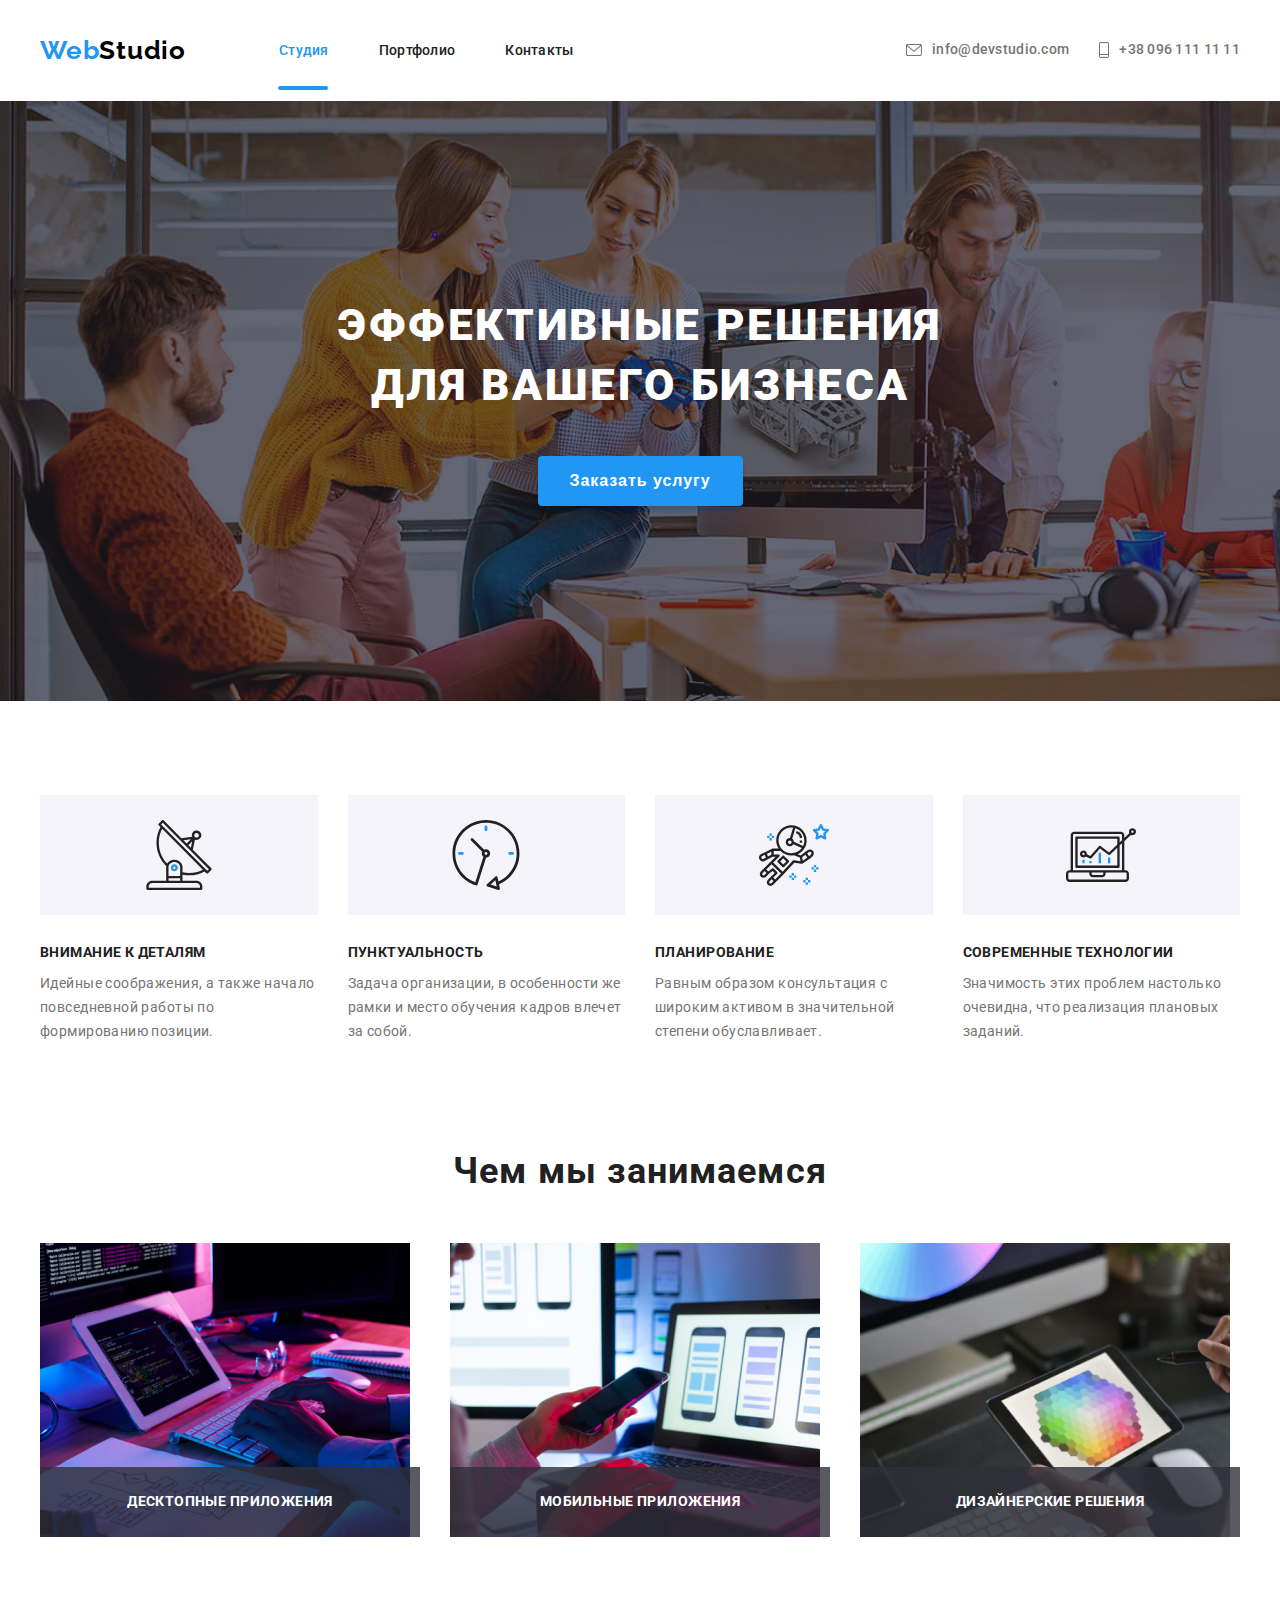
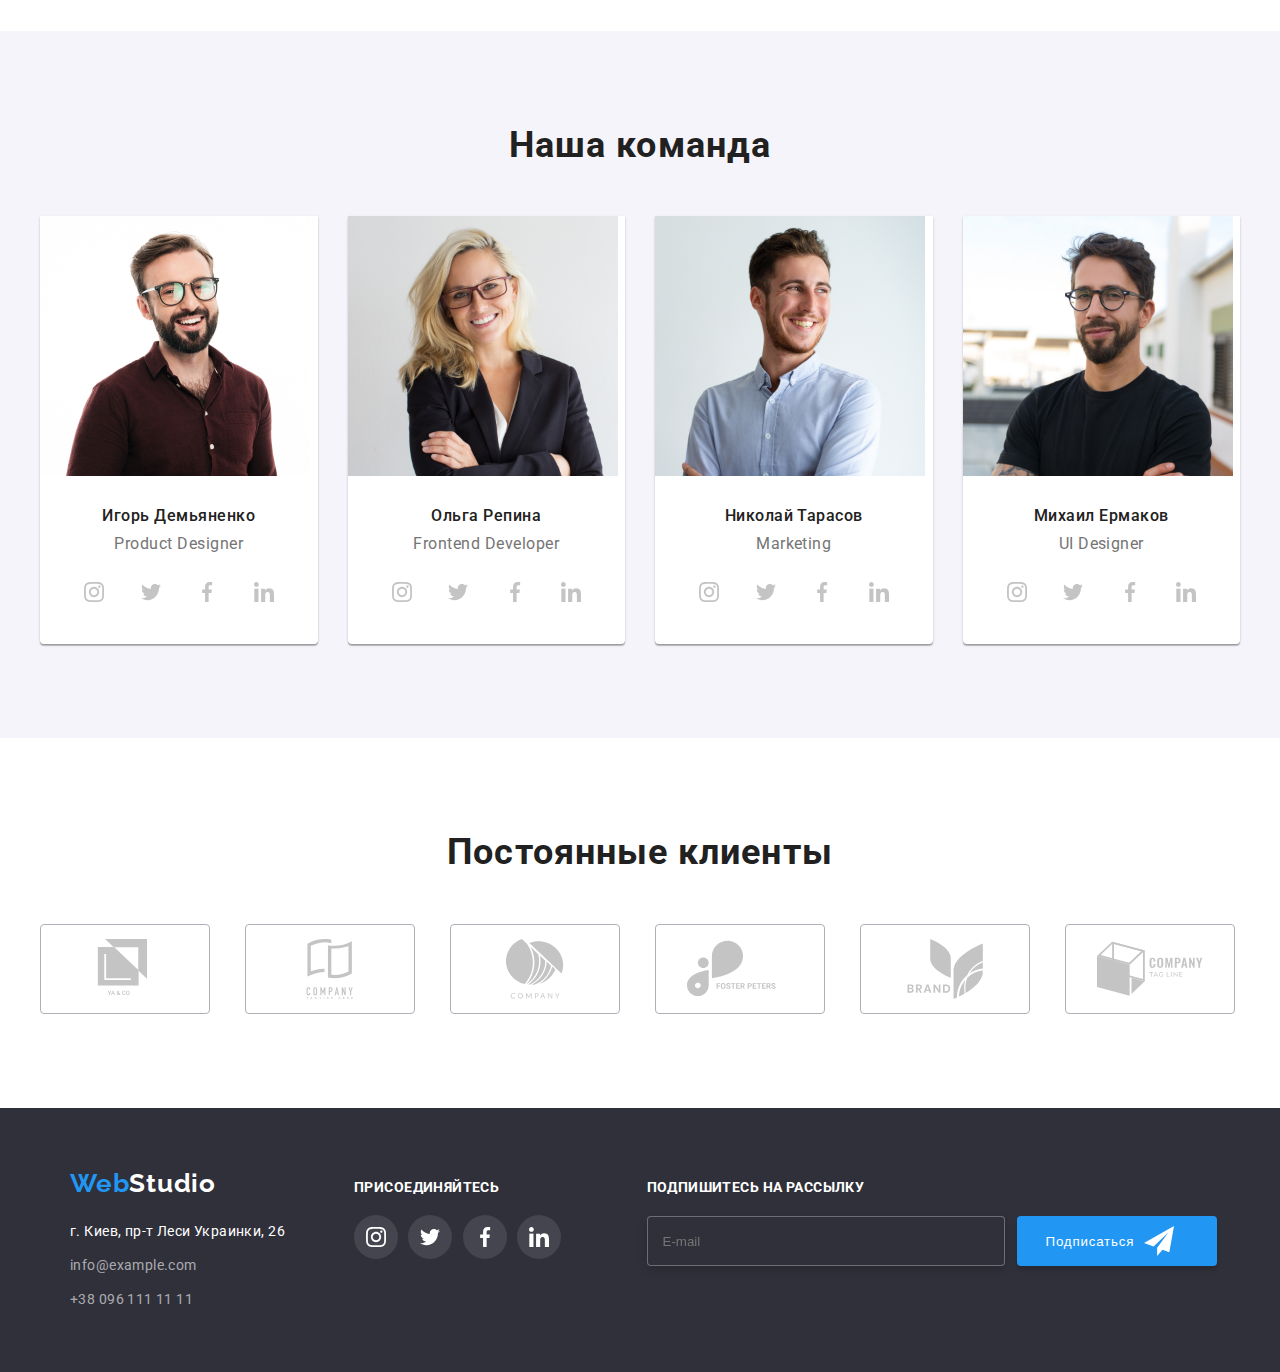
<file: index.html>
<!DOCTYPE html>
<html lang="ru">
<head>
    <meta charset="UTF-8">
    <meta http-equiv="X-UA-Compatible" content="IE=edge">
    <meta name="viewport" content="width=device-width, initial-scale=1.0">
    <title>WebStudio</title>
    <link rel="preconnect" href="https://fonts.gstatic.com">
    <link href="https://fonts.googleapis.com/css2?family=Raleway:wght@700&family=Roboto:wght@400;500;700;900&display=swap" rel="stylesheet">
    <link rel="stylesheet" href="https://cdnjs.cloudflare.com/ajax/libs/modern-normalize/1.0.0/modern-normalize.min.css" integrity="sha512-ISS7cAi1PEhQ8jnbJpJZMd29NlhNj4AWYyLOSp2CE/CsHxTCu+r+t0D2yoJudVrd0/8fTVPUVDzY5Tvli75u/g==" crossorigin="anonymous" />
    <link rel="stylesheet" href="./css/main.min.css">
</head>
<body>
    <!--HEADER-->
<header class="header">
    <div class="container"> 
        
    <nav class="navigation">        
        <a class="navigation__logo" href="#"><span class="navigation__logo-color">Web</span>Studio</a>
        <ul class="navigation__list">
            <li class="navigation__item">
                <a class="navigation__link3" href="#">Студия</a></li>
            <li class="navigation__item">
                <a class="navigation__link" href="./portfolio.html">Портфолио</a></li>
            <li class="navigation__item">
                <a class="navigation__link" href="#">Контакты</a></li>
        </ul>
    </nav>
    <address class="contacts">
        <a class="contacts__mail" href="mailto:info@devstudio.com">
            <svg class="contacts__icon" Width="16" height="12">
                <use href="./image/icon-contacts/sprite.svg#icon-envelope"></use>
            </svg>
        info@devstudio.com</a>
        <a class="contacts__tel" href="tel:+380961111111">
            <svg class="contacts__icon" Width="10" height="16">
                <use href="./image/icon-contacts/sprite.svg#icon-Vector"></use>
            </svg>
            +38 096 111 11 11</a>
    </address>

    </div>
    </header>
<main>
    <!--SECTION 1-->
<section class="hero">
    <div class="hero__cover container">
    <h1 class="hero__text">Эффективные решения для вашего бизнеса</h1>

    <button class="hero__btn" type="button" data-modal-open>Заказать услугу</button>
    </div>
</section>
    <!--SECTION 2-->
<section class="about">
    <div class="container">
    <ul class="about-us">

        
        <li class=" about-us__section">
            <div class="about-us__svg">
                <svg class="about-us__icon" Width="70" height="70">
                    <use href="./image/icon-section-two/sprite.svg#icon-antenna"></use>
                </svg>
            </div>
            <h3 class="about-us__title">Внимание к деталям</h3>
            <p class="about-us__text">Идейные соображения, а также начало повседневной работы по формированию позиции.</p>
        </li>


        <li class=" about-us__section">
            <div class="about-us__svg">
                <svg class="about-us__icon" Width="70" height="70">
                    <use href="./image/icon-section-two/sprite.svg#icon-clock"></use>
                </svg>
            </div>
            <h3 class="about-us__title">Пунктуальность</h3>
            <p class="about-us__text">Задача организации, в особенности же рамки и место обучения кадров влечет за собой.</p>
        </li>


        <li class=" about-us__section">
            <div class="about-us__svg">
                <svg class="about-us__icon" Width="70" height="70">
                    <use href="./image/icon-section-two/sprite.svg#icon-astronaut"></use>
                </svg>
            </div>
            <h3 class="about-us__title">Планирование</h3>
            <p class="about-us__text">Равным образом консультация с широким активом в значительной степени обуславливает.</p>
        </li>


        <li class=" about-us__section">
            <div class="about-us__svg">
                <svg class="about-us__icon" Width="70" height="70">
                    <use href="./image/icon-section-two/sprite.svg#icon-diagram"></use>
                </svg>
            </div>
            <h3 class="about-us__title">Современные технологии</h3>
            <p class="about-us__text">Значимость этих проблем настолько очевидна, что реализация плановых заданий.</p>
        </li>


    </ul>
</div>
</section>
    <!--SECTION 3-->
<section class="padding-section">
    <div class="container">
    <h2 class="section-title">Чем мы занимаемся</h2>
    <ul class="our-work-img">
        <li class="our-work-img__item"><img src="./image/box-1.jpg" alt="Na Computere" width="370" height="294">
            <p class="our-work-img__overlay">Десктопные приложения</p> </li>
        <li class="our-work-img__item"><img src="./image/box-2.jpg" alt="V telephone" width="370" height="294">
            <p class="our-work-img__overlay">Мобильные приложения</p>
        </li>
        <li class="our-work-img__item"><img src="./image/box-3.jpg" alt="V Planshete" width="370" height="294">
            <p class="our-work-img__overlay">Дизайнерские решения</p>
        </li>
    </ul>
</div>
</section>
        <!--SECTION 4-->
<section class=" our-comand our-comand-container our-comand-section">
    <div class="container" >
    <h2 class="section-title">Наша команда</h2>
    <ul class="our-comand__list">
        <li class="our-comand__item"> 
            <img src="./image/img.jpg" alt="Игорь Демьяненко" width="270" height="260">
            <div class="our-comand__img">
                <h3 class="our-comand__name">Игорь Демьяненко</h3>
                <p class="our-comand__profession" lang="en">Product Designer</p>

                <ul class="social">
                    <li class="social__list link-radius">
                        <a class="social__link" href="#">
                <svg class="instagram" Width="20" height="20">
                    <use href="./image/icon-sosial-cards/sprite.svg#icon-instagram"></use>
                </svg>   
                        </a>   
                    </li>

                        <li>
                            <a class="social__link" href="#">
                    <svg class="twitter" Width="20" height="20">
                        <use href="./image/icon-sosial-cards/sprite.svg#icon-twitter"></use>
                    </svg>   
                            </a>   
                        </li>

                    <li>
                        <a class="social__link" href="#">
                <svg class="facebook" Width="20" height="20">
                    <use href="./image/icon-sosial-cards/sprite.svg#icon-facebook"></use>
                </svg>   
                        </a>   
                    </li>

                        <li>
                            <a class="social__link" href="#">
                    <svg class="linkedin" Width="20" height="20">
                        <use href="./image/icon-sosial-cards/sprite.svg#icon-linkedin"></use>
                    </svg>   
                            </a>   
                        </li>
                </ul>
            </div>

        </li>
        <li class="our-comand__item">
            <img src="./image/img1.jpg" alt="Ольга Репина" width="270" height="260">
            <div class="our-comand__img">
            <h3 class="our-comand__name">Ольга Репина</h3>
            <p class="our-comand__profession" lang="en">Frontend Developer</p>
            
            <ul class="social">
                <li class="link-radius">
                    <a class="social__link" href="#">
            <svg class="instagram" Width="20" height="20">
                <use href="./image/icon-sosial-cards/sprite.svg#icon-instagram"></use>
            </svg>   
                    </a>   
                </li>

                    <li>
                        <a class="social__link" href="#">
                <svg class="twitter" Width="20" height="20">
                    <use href="./image/icon-sosial-cards/sprite.svg#icon-twitter"></use>
                </svg>   
                        </a>   
                    </li>

                <li>
                    <a class="social__link" href="#">
            <svg class="facebook" Width="20" height="20">
                <use href="./image/icon-sosial-cards/sprite.svg#icon-facebook"></use>
            </svg>   
                    </a>   
                </li>

                    <li>
                        <a class="social__link" href="#">
                <svg class="linkedin" Width="20" height="20">
                    <use href="./image/icon-sosial-cards/sprite.svg#icon-linkedin"></use>
                </svg>   
                        </a>   
                    </li>
            </ul>

            </div>
        </li>
        <li class="our-comand__item">
            <img src="./image/img2.jpg" alt="Николай Тарасов" width="270" height="260">
            <div class="our-comand__img">
            <h3 class="our-comand__name">Николай Тарасов</h3>
            <p class="our-comand__profession" lang="en">Marketing</p> 
            <ul class="social">
                <li class="link-radius">
                    <a class="social__link" href="#">
            <svg class="instagram" Width="20" height="20">
                <use href="./image/icon-sosial-cards/sprite.svg#icon-instagram"></use>
            </svg>   
                    </a>   
                </li>

                    <li>
                        <a class="social__link" href="#">
                <svg class="twitter" Width="20" height="20">
                    <use href="./image/icon-sosial-cards/sprite.svg#icon-twitter"></use>
                </svg>   
                        </a>   
                    </li>

                <li>
                    <a class="social__link" href="#">
            <svg class="facebook" Width="20" height="20">
                <use href="./image/icon-sosial-cards/sprite.svg#icon-facebook"></use>
            </svg>   
                    </a>   
                </li>

                    <li>
                        <a class="social__link" href="#">
                <svg class="linkedin" Width="20" height="20">
                    <use href="./image/icon-sosial-cards/sprite.svg#icon-linkedin"></use>
                </svg>   
                        </a>   
                    </li>
            </ul>           
            </div>

        </li>
        <li class="our-comand__item">
            <img src="./image/img3.jpg" alt="Михаил Ермаков" width="270" height="260">
            <div class="our-comand__img">
            <h3 class="our-comand__name">Михаил Ермаков</h3>
            <p class="our-comand__profession" lang="en">UI Designer</p>     
            
            <ul class="social">
                <li class="link-radius">
                    <a class="social__link" href="#">
            <svg class="instagram" Width="20" height="20">
                <use href="./image/icon-sosial-cards/sprite.svg#icon-instagram"></use>
            </svg>   
                    </a>   
                </li>

                    <li>
                        <a class="social__link" href="#">
                <svg class="twitter" Width="20" height="20">
                    <use href="./image/icon-sosial-cards/sprite.svg#icon-twitter"></use>
                </svg>   
                        </a>   
                    </li>

                <li>
                    <a class="social__link" href="#">
            <svg class="facebook" Width="20" height="20">
                <use href="./image/icon-sosial-cards/sprite.svg#icon-facebook"></use>
            </svg>   
                    </a>   
                </li>

                    <li>
                        <a class="social__link" href="#">
                <svg class="linkedin" Width="20" height="20">
                    <use href="./image/icon-sosial-cards/sprite.svg#icon-linkedin"></use>
                </svg>   
                        </a>   
                    </li>
            </ul>       
            </div>

        </li>    
    </ul>
    </div>
</section>

<section class="padding-section">
    <div class="container">
        <h2 class="section-title">Постоянные клиенты</h2>
        <ul class="our-clients__item">
            <li>
                <a class="our-clients__link our-clients__list-link" href="#">
                <svg class="our-clients__logo" Width="106" height="60">
                        <use href="./image/clients/sprite.svg#icon-logo-1-1"></use>
                    </svg>                     
         </a>
            </li>

            <li>
                <a class="our-clients__list-link" href="#">
                <svg  class=" our-clients__logo" Width="106" height="60">
                        <use href="./image/clients/sprite.svg#icon-logo-2-2"></use>
                    </svg>                     
                </a>
            </li>

            <li>
                <a class="our-clients__list-link" href="#">
                <svg class=" our-clients__logo" Width="106" height="60">
                        <use href="./image/clients/sprite.svg#icon-logo-3-3"></use>
                    </svg>                     
                </a>
            </li>

            <li>
                <a class="our-clients__list-link" href="#">
                <svg class=" our-clients__logo" Width="106" height="60">
                        <use href="./image/clients/sprite.svg#icon-logo-4-4"></use>
                    </svg>                     
                </a>
            </li>

            <li>
                <a class="our-clients__list-link" href="#">
                <svg class="our-clients__logo" Width="106" height="60">
                        <use href="./image/clients/sprite.svg#icon-logo-5-5"></use>
                    </svg>                     
                </a>
            </li>

            <li>
                <a class="our-clients__list-link" href="#">
                <svg class="our-clients__logo" Width="106" height="60">
                        <use href="./image/clients/sprite.svg#icon-logo-6-6"></use>
                    </svg>                     
                </a>
            </li>
        </ul>
    </div>
</section>

</main>
<!--FOOTER-->
<footer class="footer">
    <div class="foter__section container">
    <div class="logo-section">
    <a class="logo-footer" href="#"><span class="web-logo">Web</span>Studio</a>
    

    <address class="address"><a class="adress-footer" href="#">г. Киев, пр-т Леси Украинки, 26</a>
    <ul class="address__item">
    <li class="address__list">
        <a class="address__link-amail" href="mailto:info@example.com">info@example.com</a>
    </li>    
    <li>
        <a class="address__link-tel" href="tel:+380961111111">+38 096 111 11 11</a>
    </li>
</ul> 
    </address> 

</div>
<div class="footer-welcom">
    
    <p class="welcom">присоединяйтесь</p>
        <ul class="welcom__item">
            <li class="welcom__list">
                <a class="welcom__link" href="#">
        <svg class="instagram" Width="20" height="20">
            <use href="./image/icon-sosial-cards/sprite.svg#icon-instagram"></use>
        </svg>   
                </a>   
            </li>

                <li>
                    <a class="welcom__link" href="#">
            <svg class="twitter" Width="20" height="20">
                <use href="./image/icon-sosial-cards/sprite.svg#icon-twitter"></use>
            </svg>   
                    </a>   
                </li>

            <li>
                <a class="welcom__link" href="#">
        <svg class="facebook" Width="20" height="20">
            <use href="./image/icon-sosial-cards/sprite.svg#icon-facebook"></use>
        </svg>   
                </a>   
            </li>

                <li>
                    <a class="welcom__link" href="#">
            <svg class="linkedin" Width="20" height="20">
                <use href="./image/icon-sosial-cards/sprite.svg#icon-linkedin"></use>
            </svg>   
                    </a>   
                </li>
        </ul>
    </div>

    <div class="footer-form">
        <p class="footer-form__name">Подпишитесь на рассылку</p>
        <form class="form-input-footer">                
            <input name="comment" class="footer-form-email" type="text" placeholder="E-mail">
            <button class="footer-form-button" type="submit">Подписаться
                <svg class="airplane" Width="20" height="20">
                    <use href="./image/icon-footer-email/sprite.svg#icon-icon-send-2"></use>
                </svg> 
            </button>
        </form>
    </div>
    </div>
</footer>

<div class="backdrop is-hidden" data-modal>
    <div class="modal">
        <button type="button" class="btn-close" data-modal-close>
            <svg class="button-button" Width="11" height="11">
                <use href="./image/clients/sprite.svg#icon-Vector-3"></use>
            </svg>  
        </button>

        <form action="#" class="modal-form">
            <p class="class-field">Оставьте свои данные, мы вам перезвоним</p>
        <label class="form-field">
            Имя
            <span class="wrapper-icon2">
            <input type="text" name="user-name" class="modal-form-input">
            <svg class="icon-form" Width="12" height="12">
                <use href="./image/icon-form/sprite.svg#icon-Vector-1"></use>
            </svg>
            </span>
        </label>

        <label class="form-field">
            Телефон
            <span class="wrapper-icon2">        
                <input type="text" name="user-name" class="modal-form-input" required>
        <svg class="icon-form" Width="13" height="13">
            <use href="./image/icon-form/sprite.svg#icon-Vector-2"></use>
        </svg>
    </span>
        </label>

        <label class="form-field">
            Почта
            <span class="wrapper-icon2">
        <input type="text" name="user-name" class="modal-form-input" required>
        <svg class="icon-form" Width="15" height="12">
            <use href="./image/icon-form/sprite.svg#icon-Vector-3"></use>
        </svg>
        </span>
        </label>

        <label class="form-field">
            Комментарий
        <textarea name="user-message" class="form-message" placeholder="Введите текст"></textarea>
        </label>
        
        <span class="check-check">
            <input type="checkbox" id="user-term" class="form-checkbox visuali" name="user-term">
            <label for="user-term" class="form-check-desk">Соглашаюсь с рассылкой и принимаю<a href="#" class="link-form-under">Условия договора</a>
            </label>
            </span>
        <button type="submit" class="madal-form-batn">Отправить</button>
        </form>


    </div>
</div>

<script src="./js/modal.js"></script>
</body>
</html>
</file>
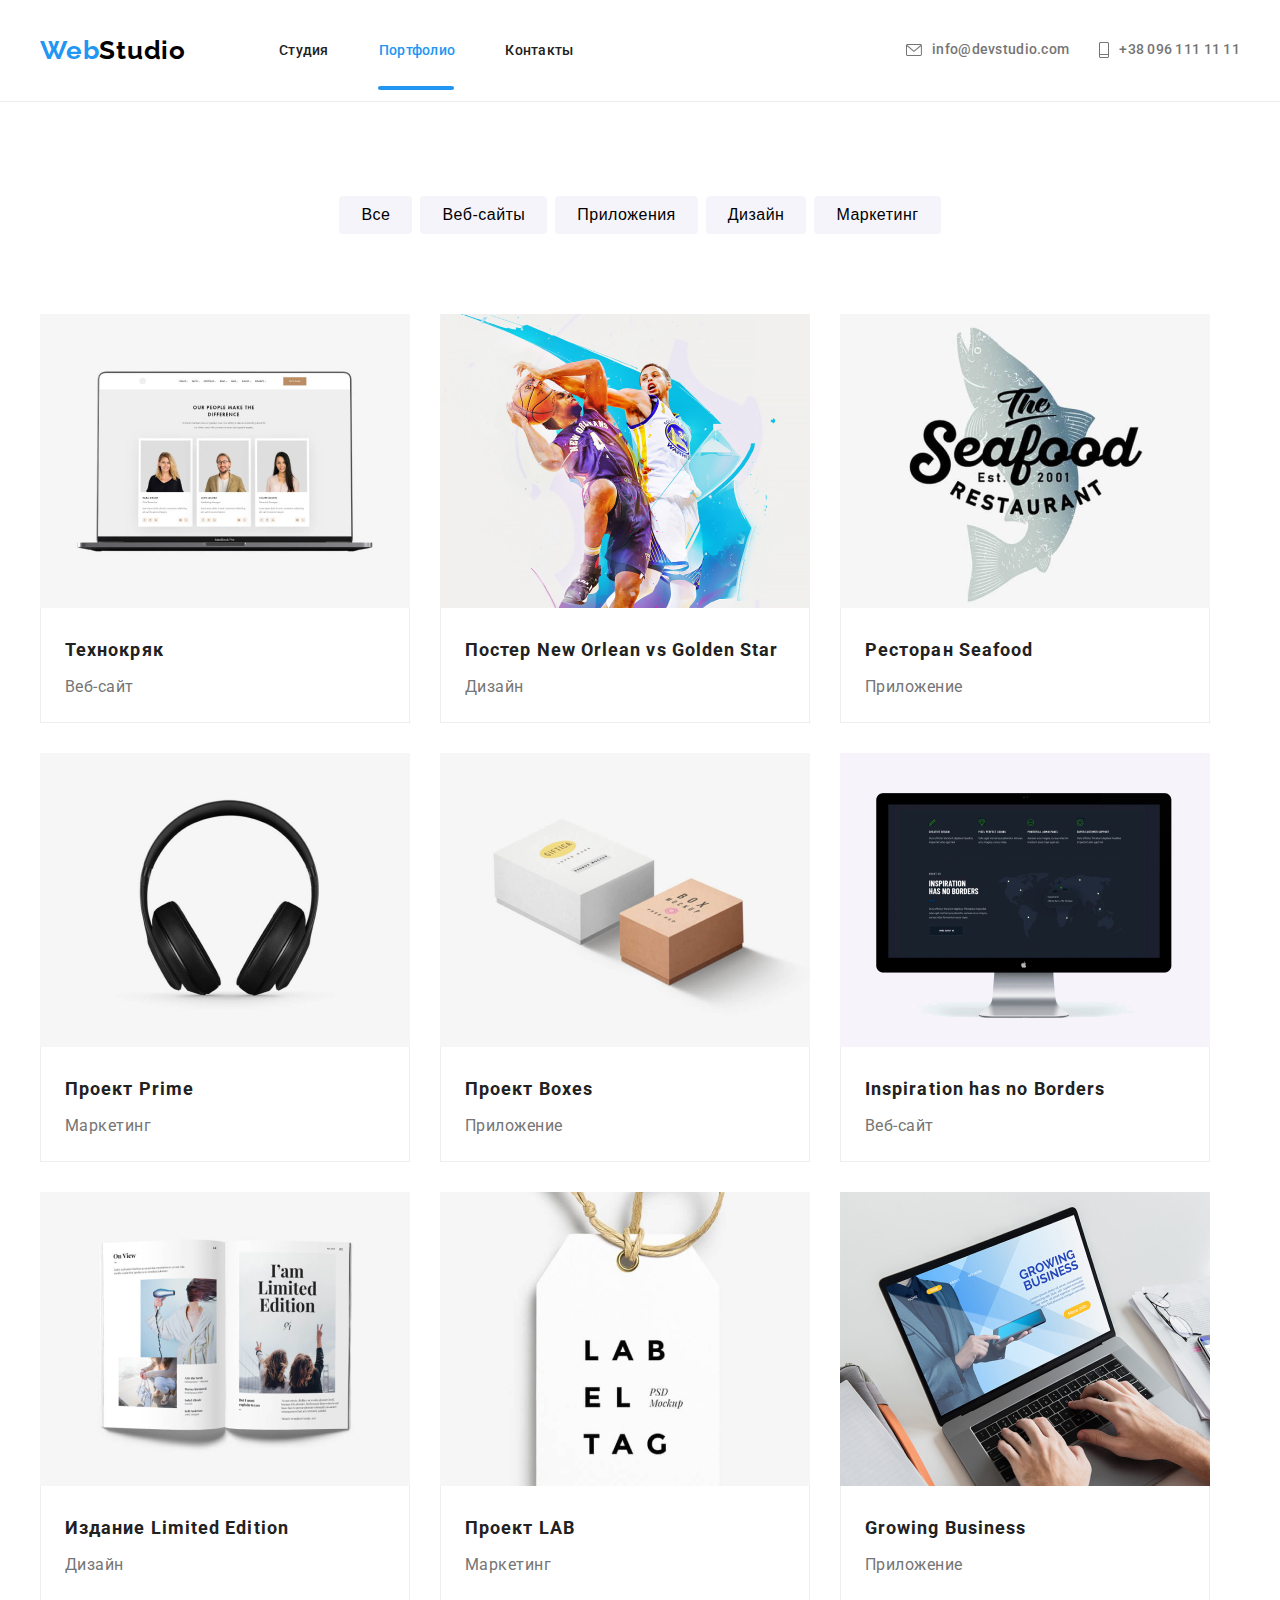
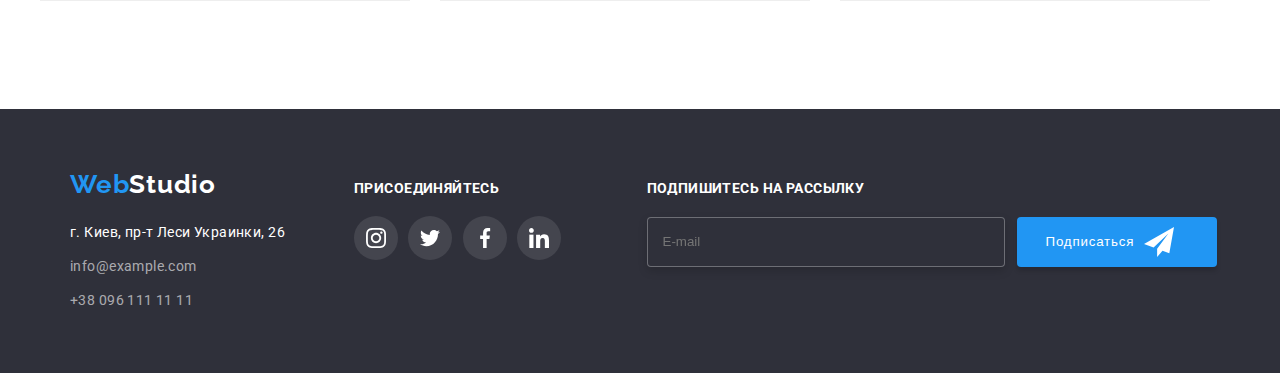
<file: portfolio.html>
<!DOCTYPE html>
<html lang="ru">
<head>
    <meta charset="UTF-8">
    <meta http-equiv="X-UA-Compatible" content="IE=edge">
    <meta name="viewport" content="width=device-width, initial-scale=1.0">
    <title>WebStudio</title>
    <link rel="preconnect" href="https://fonts.gstatic.com">
    <link href="https://fonts.googleapis.com/css2?family=Raleway:wght@700&family=Roboto:wght@400;500;700;900&display=swap" rel="stylesheet">
    <link rel="stylesheet" href="https://cdnjs.cloudflare.com/ajax/libs/modern-normalize/1.0.0/modern-normalize.min.css" integrity="sha512-ISS7cAi1PEhQ8jnbJpJZMd29NlhNj4AWYyLOSp2CE/CsHxTCu+r+t0D2yoJudVrd0/8fTVPUVDzY5Tvli75u/g==" crossorigin="anonymous" />
    <link rel="stylesheet" href="./css/main.min.css">
</head>
<body>
    <header class="header">
        <div class="container"> 
            
        <nav class="navigation">        
            <a class="navigation__logo" href="#"><span class="navigation__logo-color">Web</span>Studio</a>
            <ul class="navigation__list">
                <li class="navigation__item">
                    <a class="navigation__link" href="./index.html">Студия</a></li>
                <li class="navigation__item">
                    <a class="navigation__link3" href="#">Портфолио</a></li>
                <li class="navigation__item">
                    <a class="navigation__link" href="#">Контакты</a></li>
            </ul>
        </nav>
        <address class="contacts">
            <a class="contacts__mail" href="mailto:info@devstudio.com">
                <svg class="contacts__icon" Width="16" height="12">
                    <use href="./image/icon-contacts/sprite.svg#icon-envelope"></use>
                </svg>
            info@devstudio.com</a>
            <a class="contacts__tel" href="tel:+380961111111">
                <svg class="contacts__icon" Width="10" height="16">
                    <use href="./image/icon-contacts/sprite.svg#icon-Vector"></use>
                </svg>
                +38 096 111 11 11</a>
        </address>
    
        </div>
        </header>
<main>
    <section class="bm porfolio-padding"> 
        <div class=" top-menu container">
            <ul class="top-menu2">
<li><button class="menu" type="button">Все</button></li>
<li><button class="menu" type="button">Веб-сайты</button></li>
<li><button class="menu" type="button">Приложения</button></li>
<li><button class="menu" type="button">Дизайн</button></li>
<li><button class="menu2" type="button">Маркетинг</button></li>
</ul>
            <ul class="products" >
                <li class="box-shadow overflov-a">
                    <a href="#" class="products-list__link">
                    <div class="over-blue">
                <img src="./image/img00.jpg" alt="Computer" width="370px" height="294px">
                <p class="overflov-2">Технокряк это современная площадка распространения коронавируса. Компании используют эту платформу для цифрового шпионажа и атак на защищённые сервера конкурентов.</p>
                    </div>
                <div class="producta-padding">
                <h3 class="padding-left-rigt">Технокряк</h3>
                <p class="padding-left-rigt">Веб-сайт</p>
            </div></a> 
                </li>

                <li class="box-shadow overflov-a">
                    <a href="#" class="products-list__link">
                    <div class="over-blue">
                <img src="./image/img01.jpg" alt="Bascetball" width="370px" height="294px">
                <p class="overflov-2">Технокряк это современная площадка распространения коронавируса. Компании используют эту платформу для цифрового шпионажа и атак на защищённые сервера конкурентов.</p>
                    </div>
                <div class="producta-padding">
                <h3 class="padding-left-rigt">Постер New Orlean vs Golden Star</h3>
                <p class="padding-left-rigt">Дизайн</p></div></a>
                </li>

                <li class="box-shadow overflov-a">
                    <a href="#" class="products-list__link">
                    <div class="over-blue">
                <img src="./image/img02.jpg" alt="Seafood" width="370px" height="294px">
                <p class="overflov-2">Технокряк это современная площадка распространения коронавируса. Компании используют эту платформу для цифрового шпионажа и атак на защищённые сервера конкурентов.</p>
                    </div>
                    
                <div class="producta-padding">
                <h3 class="padding-left-rigt">Ресторан Seafood</h3>
                <p class="padding-left-rigt">Приложение</p></div></a>
                </li>

                <li class="box-shadow box-shadow3 overflov-a">
                    <a href="#" class="products-list__link">
                    <div class="over-blue">
                <img src="./image/img03.jpg" alt="Earphone" width="370px" height="294px">
                <p class="overflov-2">Технокряк это современная площадка распространения коронавируса. Компании используют эту платформу для цифрового шпионажа и атак на защищённые сервера конкурентов.</p>
                    </div>
                <div class="producta-padding">
                <h3 class="padding-left-rigt">Проект Prime</h3>
                <p class="padding-left-rigt">Маркетинг</p></div></a>
                </li>

                <li class="box-shadow box-shadow3 overflov-a">
                    <a href="#" class="products-list__link">
                    <div class="over-blue">
                <img src="./image/img04.jpg" alt="Boxes" width="370px" height="294px">
                <p class="overflov-2">Технокряк это современная площадка распространения коронавируса. Компании используют эту платформу для цифрового шпионажа и атак на защищённые сервера конкурентов.</p>
                    </div>
                <div class="producta-padding">
                <h3 class="padding-left-rigt">Проект Boxes</h3>
                <p class="padding-left-rigt">Приложение</p></div></a>
                </li>

                <li class="box-shadow box-shadow3 overflov-a">
                    <a href="#" class="products-list__link">
                    <div class="over-blue">
                <img src="./image/img05.jpg" alt="Borders" width="370px" height="294px">
                <p class="overflov-2">Технокряк это современная площадка распространения коронавируса. Компании используют эту платформу для цифрового шпионажа и атак на защищённые сервера конкурентов.</p>
                    </div>
                <div class="producta-padding">
                <h3 lang="en" class="padding-left-rigt">Inspiration has no Borders</h3>
                <p class="padding-left-rigt">Веб-сайт</p></div></a>
                </li>

                <li class="box-shadow box-shadow3 overflov-a">
                    <a href="#" class="products-list__link">
                    <div class="over-blue">
                <img src="./image/img06.jpg" alt="Edition" width="370px" height="294px">
                <p class="overflov-2">Технокряк это современная площадка распространения коронавируса. Компании используют эту платформу для цифрового шпионажа и атак на защищённые сервера конкурентов.</p>
                    </div>
                <div class="producta-padding">
                <h3 class="padding-left-rigt">Издание Limited Edition</h3>
                <p class="padding-left-rigt">Дизайн</p></div></a>
                </li>

                <li class="box-shadow box-shadow3 overflov-a">
                    <a href="#" class="products-list__link">
                    <div class="over-blue">
                <img src="./image/img07.jpg" alt="Lab" width="370px" height="294px">
                <p class="overflov-2">Технокряк это современная площадка распространения коронавируса. Компании используют эту платформу для цифрового шпионажа и атак на защищённые сервера конкурентов.</p>
                    </div>
                <div class="producta-padding">
                <h3 class="padding-left-rigt">Проект LAB</h3>
                <p class="padding-left-rigt">Маркетинг</p></div></a>
                </li>

                <li class="box-shadow box-shadow3 overflov-a">
                    <a href="#" class="products-list__link">
                    <div class="over-blue">
                <img src="./image/img08.jpg" alt="Business" width="370px" height="294px">
                <p class="overflov-2">Технокряк это современная площадка распространения коронавируса. Компании используют эту платформу для цифрового шпионажа и атак на защищённые сервера конкурентов.</p>
                    </div>
                <div class="producta-padding">
                <h3 lang="en" class="padding-left-rigt">Growing Business</h3>
                <p class="padding-left-rigt">Приложение</p></div></a>
                </li>
            </ul>
        </div> 
        </section>
</main>
<footer class="footer">
    <div class="foter__section container">
    <div class="logo-section">
    <a class="logo-footer" href="#"><span class="web-logo">Web</span>Studio</a>
    

    <address class="address"><a class="adress-footer" href="#">г. Киев, пр-т Леси Украинки, 26</a>
    <ul class="address__item">
    <li class="address__list">
        <a class="address__link-amail" href="mailto:info@example.com">info@example.com</a>
    </li>    
    <li>
        <a class="address__link-tel" href="tel:+380961111111">+38 096 111 11 11</a>
    </li>
</ul> 
    </address> 

</div>
<div class="footer-welcom">
    
    <p class="welcom">присоединяйтесь</p>
        <ul class="welcom__item">
            <li class="welcom__list">
                <a class="welcom__link" href="#">
        <svg class="instagram" Width="20" height="20">
            <use href="./image/icon-sosial-cards/sprite.svg#icon-instagram"></use>
        </svg>   
                </a>   
            </li>

                <li>
                    <a class="welcom__link" href="#">
            <svg class="twitter" Width="20" height="20">
                <use href="./image/icon-sosial-cards/sprite.svg#icon-twitter"></use>
            </svg>   
                    </a>   
                </li>

            <li>
                <a class="welcom__link" href="#">
        <svg class="facebook" Width="20" height="20">
            <use href="./image/icon-sosial-cards/sprite.svg#icon-facebook"></use>
        </svg>   
                </a>   
            </li>

                <li>
                    <a class="welcom__link" href="#">
            <svg class="linkedin" Width="20" height="20">
                <use href="./image/icon-sosial-cards/sprite.svg#icon-linkedin"></use>
            </svg>   
                    </a>   
                </li>
        </ul>
    </div>

    <div class="footer-form">
        <p class="footer-form__name">Подпишитесь на рассылку</p>
        <form class="form-input-footer">                
            <input name="comment" class="footer-form-email" type="text" placeholder="E-mail">
            <button class="footer-form-button" type="submit">Подписаться
                <svg class="airplane" Width="20" height="20">
                    <use href="./image/icon-footer-email/sprite.svg#icon-icon-send-2"></use>
                </svg> 
            </button>
        </form>
    </div>
    </div>
</footer>
</body>
</html>
</file>
<file: css/main.min.css>
:root{--color-text: #212121;--color-second-text: #757575;--focus-color: #2196F3;--secondary-font: "Raleway", sans-serif;--colo-black: #000000;--background-color: #2F303A;--white: #FFFFFF;--background-white: #F5F4FA;--solid-color: #ECECEC;--black: #000000;--back-ground: #C4C4C4;--fill: #AFB1B8}.padding-section{padding-bottom:94px;padding-top:94px;width:100%}ul{margin-left:0;padding-left:0;text-decoration:none;color:var(--color-text)}li{list-style-type:none}body{font-family:'Roboto', sans-serif;font-weight:400;font-size:14px;line-height:24px;letter-spacing:0.03em;margin:0 auto}h1,h2,h3,h4,h5,h6,p{margin:0}img{display:block}.container{width:1200px;margin:0 auto;padding-left:15px;padding-right:15px}.section-title{font-weight:700;font-size:36px;line-height:1.16;text-align:center;letter-spacing:0.03em;color:var(--color-text);margin-bottom:50px}.header{display:flex;align-items:center;padding-top:24px;padding-bottom:25px}.navigation{display:flex;align-items:center}.contacts__icon{margin-right:10px}.contacts__mail svg:hover{fill:var(--focus-color);color:#2196F3}.contacts{display:flex;align-items:center;justify-content:flex-end}.contacts a:hover{color:#2196F3;transition:250ms}.header .container{display:flex;align-items:center;justify-content:space-between}.navigation__item:not(:last-child){margin-right:50px}.navigation__link{font-weight:500;font-size:14px;line-height:1.14;letter-spacing:0.02em;color:var(--color-text);text-decoration:none;transition:250ms}.over-blue{position:relative;overflow:hidden}.overflov-2{position:absolute;top:0;left:0;height:101%;color:var(--white);background:rgba(33,150,243,0.9);padding-bottom:63px;padding-top:63px;padding-left:24px;padding-right:24px;font-weight:400;font-size:18px;line-height:1.55;letter-spacing:0.03em;transform:translateY(100%);transition:250ms cubic-bezier(0.4, 0, 0.2, 1)}.products-list__link:hover .overflov-2,.products-list__link:focus .overflov-2{transform:translateY(0%)}.navigation__link3::after{position:absolute;background:var(--focus-color);width:100%;height:4px;bottom:-32px;left:-1px;border-radius:2px;content:"";transition:250ms}.navigation__link:hover,.navigation__link:focus{color:var(--focus-color)}.icon-sec-red{padding-top:25px}.contacts__mail{display:flex;justify-content:center;align-items:center;font-weight:500;font-size:14px;line-height:1.14px;letter-spacing:0.02em;color:var(--color-second-text);font-style:normal;fill:var(--color-second-text)}.contacts__mail:hover,.contacts__mail:focus{color:var(--focus-color)}.contacts__mail:hover,.contacts__mail:focus{fill:var(--focus-color)}.navigation__logo{font-family:"Raleway";font-weight:700;font-size:26px;line-height:1.19;letter-spacing:0.03em;color:#000000;margin-right:93px}.navigation__list{display:flex;align-items:center}.navigation__link3{position:relative;font-weight:500;font-size:14px;line-height:1.14;letter-spacing:0.02em;color:var(--focus-color);text-decoration:none}.contacts__tel{display:flex;justify-content:center;align-items:center;font-weight:500;font-size:14px;line-height:1.14px;letter-spacing:0.02em;color:var(--color-second-text);margin-left:30px;font-style:normal;text-decoration:none;fill:var(--color-second-text)}.contacts__tel:hover,.contacts__tel:focus{color:var(--focus-color);text-decoration:none}.contacts__tel:hover,.contacts__tel:focus{fill:var(--focus-color)}.navigation__logo-color{color:var(--focus-color);margin-bottom:20px}.hero{background:var(--back-ground);display:flex;justify-content:center;align-items:center;background-image:linear-gradient(rgba(47,48,58,0.4), rgba(47,48,58,0.4)),url(../image/Img.png);max-width:1600px;background-repeat:no-repeat;height:600px;background-size:cover;margin:0 auto}.hero__text{font-weight:900;font-size:44px;line-height:1.36;text-align:center;letter-spacing:0.06em;text-transform:uppercase;color:var(--white);margin-bottom:40px;max-width:696px;align-items:center;justify-content:center;display:flex;margin:0 auto}.hero__btn{font-weight:700;font-size:16px;line-height:1.87;align-items:center;letter-spacing:0.06em;color:var(--white);background:var(--focus-color);padding:10px 32px;box-shadow:0px 4px 4px rgba(0,0,0,0.15);border-radius:4px;margin-top:40px;cursor:pointer;border:none}.hero__cover{text-align:center}.about-us{display:flex;justify-content:center;margin-left:-30px;padding-left:0;flex-wrap:wrap;margin-top:-30px;align-items:center}.about-us__section{flex-basis:calc((100% - 120px) / 4);margin-left:30px;margin-top:30px}.about-us__title{font-weight:700;font-size:14px;font-size:14px;line-height:1.14;letter-spacing:0.03em;text-transform:uppercase;color:var(--color-text);margin-top:30px;border:none}.about-us__text{margin-top:10px;color:var(--color-second-text);box-sizing:border-box}.about{padding-top:94px}.about-us__icon{border-radius:4px}.box-shadow{flex-basis:calc((100% - 270px) / 9);margin-top:30px;margin-left:30px;cursor:pointer}.about-us__svg{align-items:center;height:120px;background:var(--background-white);display:flex;justify-content:center}.our-work-img{display:flex;justify-content:center;padding-left:0;margin-top:0;margin-bottom:0;flex-wrap:wrap;margin-left:-30px}.our-work-img__item{flex-basis:calc((100% - 90px) / 3);margin-left:30px;width:370px;height:294px;width:370px;height:294px;position:relative}.our-work-img__overlay{font-weight:700;font-size:14px;position:absolute;padding-top:27px;bottom:0;left:0;line-height:1.14;text-align:center;letter-spacing:0.03em;text-transform:uppercase;background:rgba(47,48,58,0.8);width:100%;padding-bottom:27px;color:#FFFFFF}.our-comand{background-color:var(--background-white)}.our-comand-container{width:calc((50% - 45px) / 2)}.our-comand__list{display:flex;padding-left:0;margin-top:0;margin-bottom:0;flex-wrap:wrap;margin-left:-30px}.our-comand__item{background-color:var(--white);box-shadow:0px 1px 3px rgba(0,0,0,0.12),0px 1px 1px rgba(0,0,0,0.14),0px 2px 1px rgba(0,0,0,0.2);border-radius:0px 0px 4px 4px;flex-basis:calc((100% - 120px) / 4);margin-left:30px}.our-comand__img{padding:30px 32px}.our-comand__name{font-weight:500;font-size:16px;line-height:19px;letter-spacing:0.03em;color:var(--color-text);margin-bottom:10px;text-align:center;border:none}.our-comand__profession{text-align:center;margin-bottom:16px;font-weight:400;font-size:16px;line-height:1.18;letter-spacing:0.03em;color:var(--color-second-text)}.social__link{display:flex;justify-content:center;align-items:center;width:44px;height:44px;border-radius:50%;fill:var(--back-ground);transition:0.5s}.social__link:hover,.social__link:focus{fill:var(--white)}.social__link:hover,.social__link:focus{background:var(--focus-color)}.our-comand-section{padding-bottom:94px;padding-top:94px;width:100%}.social{display:flex;justify-content:space-between;align-items:center}.our-clients__item{display:flex;flex-wrap:wrap;align-items:center;margin-top:0;margin-bottom:0;margin-left:-30px}.our-clients__item li{flex-basis:calc((100% - 180px) / 6);margin-left:30px}.our-clients__list-link{display:flex;justify-content:center;align-items:center;border:1px solid #AFB1B8;box-sizing:border-box;border-radius:4px;width:170px;height:90px;fill:var(--back-ground)}.our-clients__list-link:hover{border:1px solid var(--focus-color)}.our-clients__list-link:hover:hover,.our-clients__list-link:hover:focus{fill:var(--focus-color);cursor:pointer}.our-clients__logo{transition:0.5s;padding-top:5px;padding-bottom:5px}.our-clients__logo:hover,.our-clients__logo:focus{border-color:var(--focus-color)}.lo-go-02{display:flex;justify-content:center;align-items:center;box-sizing:border-box;border-radius:4px;width:170px;height:90px;padding-top:24px;padding-bottom:23px}.footer{display:flex;justify-content:center;align-items:center;background-color:#2F303A;padding-top:60px;padding-bottom:60px}.foter__section{display:flex;margin:0 auto;width:1200px;align-items:baseline}.logo-footer{font-family:"Raleway";font-weight:700;font-size:26px;line-height:1.19;letter-spacing:0.03em;color:var(--background-color);margin-bottom:20px}.address{margin-top:20px}.adress-footer{font-weight:400;font-size:14px;line-height:1.71;letter-spacing:0.03em;color:var(--white);margin-bottom:9px}.address__item{padding-left:0;margin-top:9px;margin-bottom:0}.address__list{margin-bottom:9px}.address__link-amail{font-weight:400;font-size:14px;line-height:1.71;letter-spacing:0.03em;color:rgba(255,255,255,0.6)}.address__link-tel{font-weight:400;font-size:14px;line-height:1.71;letter-spacing:0.03em;color:rgba(255,255,255,0.6)}.footer-welcom{width:calc((50% - 45px) / 2);margin-left:69px}.welcom{font-weight:700;font-size:14px;line-height:16px;letter-spacing:0.03em;text-transform:uppercase;color:var(--white);margin-bottom:20px}.welcom__item{display:flex;flex-wrap:wrap;margin-right:-10px;align-items:center;padding:0;width:217px}.welcom__item li{flex-basis:calc((100% - 40px) / 4);margin-right:10px}.footer-form{flex-basis:calc(50% - 15px);padding-left:15px}.footer-form__name{font-weight:700;font-size:14px;line-height:1.14;letter-spacing:0.03em;text-transform:uppercase;color:var(--white);margin-bottom:20px}.form-input-footer{display:flex}.footer-form-email{width:358px;height:50px;background:var(--background-color);outline:none;border:1px solid rgba(255,255,255,0.3);box-sizing:border-box;filter:drop-shadow(0px 4px 4px rgba(0,0,0,0.15));border-radius:4px;color:var(--white);padding-left:16px;padding:15px}.footer-form-button{background:var(--focus-color);box-shadow:0px 4px 4px rgba(0,0,0,0.15);border-radius:4px;width:200px;height:50px;outline:none;border:none;display:flex;align-items:center;text-align:center;letter-spacing:0.06em;color:var(--white);margin-left:12px;padding-left:29px;cursor:pointer}.airplane{padding-left:10px;width:30px;height:30px}.web-logo{color:#2196F3}.welcom__link{fill:var(--white);background:rgba(255,255,255,0.1);display:flex;justify-content:center;align-items:center;width:44px;height:44px;border-radius:50%;transition:0.5s}.welcom__link:hover,.welcom__link:focus{background:var(--focus-color)}.logo-section{margin-left:30px}.top-menu2{justify-content:center;text-align:center;margin-top:0;margin-bottom:0;display:flex}.top-menu2 .menu{transition:250ms}.top-menu2 .menu2{transition:250ms}.menu{font-weight:500;font-size:16px;background-color:#F5F4FA;border-radius:4px;line-height:1.62;text-align:center;letter-spacing:0.03em;border:none;cursor:pointer;padding:6px 22px}.menu2{background-color:#F5F4FA;font-weight:500;font-size:16px;border-radius:4px;line-height:1.62;text-align:center;letter-spacing:0.03em;border:none;cursor:pointer;padding:6px 22px}.visuali{position:absolute !important;clip:rect(1px 1px 1px 1px);clip:rect(1px 1px 1px 1px);padding:0 !important;border:0 !important;height:1px !important;width:1px !important;overflow:hidden}.backdrop{position:fixed;width:100vw;height:100vh;left:0px;top:0px;background:rgba(0,0,0,0.2)}.is-hidden{visibility:hidden;opacity:0}.btn-close{background:#FFFFFF;border:1px solid rgba(0,0,0,0.1);border-radius:50%;width:30px;height:30px;cursor:pointer;position:absolute;right:8px;top:8px;display:flex;justify-content:center;align-items:center;transition:250ms}.modal{position:absolute;Width:528px;Height:581px;background-color:var(--white);top:50%;left:50%;transform:translate(-50%, -50%);padding:40px;border-radius:4px}.modal-form{display:flex;flex-direction:column}.form-field{font-weight:400;font-size:12px;line-height:1.16;letter-spacing:0.01em;color:var(--color-second-text);margin-top:10px}.wrapper-icon2{position:relative;display:block}.modal-form-input{width:100%;height:40px;border:1px solid rgba(33,33,33,0.2);border-radius:4px;margin-top:4px;padding-left:42px;transition:border-color 250ms cubic-bezier(0.4, 0, 0.2, 1);cursor:pointer}.icon-form{position:absolute;left:15px;top:18px;transition:fill 250ms cubic-bezier(0.4, 0, 0.2, 1)}.class-field{font-weight:700;font-size:20px;line-height:1.15;letter-spacing:0.03em;color:#212121;margin-bottom:2px}.form-message{margin-top:4px;padding:12px 14px;font-weight:400;font-size:12px;line-height:1.16;letter-spacing:0.01em;transition:border-color 250ms cubic-bezier(0.4, 0, 0.2, 1);resize:none;width:100%;height:120px;border:1px solid rgba(33,33,33,0.2);border-radius:4px}.check-check{display:flex;align-items:center;padding-top:20px;padding-bottom:30px;justify-content:center}.form-message::placeholder{color:rgba(117,117,117,0.5)}.icon-form{position:absolute;left:15px;top:18px;transition:fill 250ms cubic-bezier(0.4, 0, 0.2, 1)}.form-message:focus{border-color:var(--focus-color);outline:none}.form-check-desk{display:flex;align-items:center;font-weight:400;font-size:14px;line-height:1.71;letter-spacing:0.03em;color:#757575}.form-check-desk::before{content:"";display:block;width:16px;height:16px;border:1px solid #212121;border-radius:2px;margin-right:7px}.form-check-desk .modal-form-input:focus+.icon-form{fill:var(--focus-color)}.modal-form-input:focus{border-color:var(--focus-color);outline:none}.form-checkbox:checked+.form-check-desk::before{background-image:url(../image/vector.svg);background-position:center;background-color:var(--focus-color);border:3px solid var(--focus-color)}.madal-form-batn{align-self:center;background:var(--focus-color);box-shadow:0px 4px 4px rgba(0,0,0,0.15);border-radius:4px;outline:none;border-color:var(--second-color-plus);cursor:pointer;width:200px;height:50px;letter-spacing:0.06em;color:var(--white);border:none}.link-form-under{color:#188CE8;text-decoration:underline}.check-check{display:flex;align-items:center;padding-top:20px;padding-bottom:30px;justify-content:center}.button-button{display:flex;justify-content:center;align-items:center}.wid{justify-content:center;display:flex;padding-bottom:232px;padding-top:30px}.top-comand{background:var(--background-white)}.padding-left-rigt{font-weight:normal;margin-bottom:0;font-size:16px;line-height:30px;letter-spacing:0.03em;color:var(--color-second-text);margin-top:4px}.ds-text{font-weight:400;font-size:14px;line-height:1.71;letter-spacing:0.03em;color:var(--color-second-text)}.top-work{font-weight:700;font-size:36px;line-height:1.16;text-align:center;letter-spacing:0.03em;color:var(--color-text);margin-bottom:50px}a{text-decoration:none;font-style:normal}.footer{background-color:var(--background-color);padding-top:60px;padding-bottom:60px}.logo-footer{font-family:"Raleway";font-weight:700;font-size:26px;line-height:1.19;letter-spacing:0.03em;color:var(--white)}.top-padding{padding-top:94px}.porfolio-padding{padding-top:94px;padding-bottom:94px}.bm{border-top:1px solid var(--solid-color)}.producta-padding{padding:20px 24px;border:1px solid #EEEEEE;border-top:none}.products{display:flex;flex-wrap:wrap;margin-top:-30px;margin-left:-30px;padding:0;margin-top:50px}.top-menu{justify-content:center}.products h3{font-weight:bold;font-size:18px;line-height:36px;letter-spacing:0.06em;color:var(--color-text);border-bottom:none}.mail-footer{font-weight:400;font-size:14px;line-height:1.71;letter-spacing:0.03em;color:rgba(255,255,255,0.6)}.menu{margin-right:8px}.menu:hover,.menu:focus{color:var(--white);background-color:var(--focus-color);cursor:pointer;box-shadow:0px 3px 1px rgba(0,0,0,0.1),0px 1px 2px rgba(0,0,0,0.08),0px 2px 2px rgba(0,0,0,0.12);border-radius:4px}.overflov-a:hover,.overflov-a:focus{cursor:pointer;box-sizing:border-box;box-shadow:0px 1px 1px rgba(0,0,0,0.12),0px 4px 4px rgba(0,0,0,0.06),1px 4px 6px rgba(0,0,0,0.16)}.menu2:hover,.menu2:focus{color:var(--white);background-color:var(--focus-color);cursor:pointer;box-shadow:0px 3px 1px rgba(0,0,0,0.1),0px 1px 2px rgba(0,0,0,0.08),0px 2px 2px rgba(0,0,0,0.12);border-radius:4px}.footer{display:flex;justify-content:center;align-items:center;background-color:var(--background-color);padding-top:60px;padding-bottom:60px}.btn-close:hover,.btn-close:focus{fill:var(--focus-color)}.logo-footer{font-family:"Raleway";font-weight:700;font-size:26px;line-height:1.19;letter-spacing:0.03em;color:var(--white);margin-bottom:20px}.mail-footer{font-weight:400;font-size:14px;line-height:1.71;letter-spacing:0.03em;color:rgba(255,255,255,0.6)}.wid{justify-content:center;display:flex;padding-bottom:232px;padding-top:30px}.top-comand{background:var(--background-white)}.icon-sec-red{padding-top:25px}.wid{justify-content:center;display:flex;padding-bottom:232px;padding-top:30px}.lo-go-01{display:flex;justify-content:center;align-items:center;box-sizing:border-box;border-radius:4px;width:170px;height:90px;padding-top:19px;padding-bottom:19px}.top-comand{background:var(--background-white)}.footer{display:flex;justify-content:center;align-items:center;background-color:var(--background-color);padding-top:60px;padding-bottom:60px}.logo-footer{font-family:"Raleway";font-weight:700;font-size:26px;line-height:1.19;letter-spacing:0.03em;color:var(--white);margin-bottom:20px}.mail-footer{font-weight:400;font-size:14px;line-height:1.71;letter-spacing:0.03em;color:rgba(255,255,255,0.6)}
/*# sourceMappingURL=main.min.css.map */
</file>
